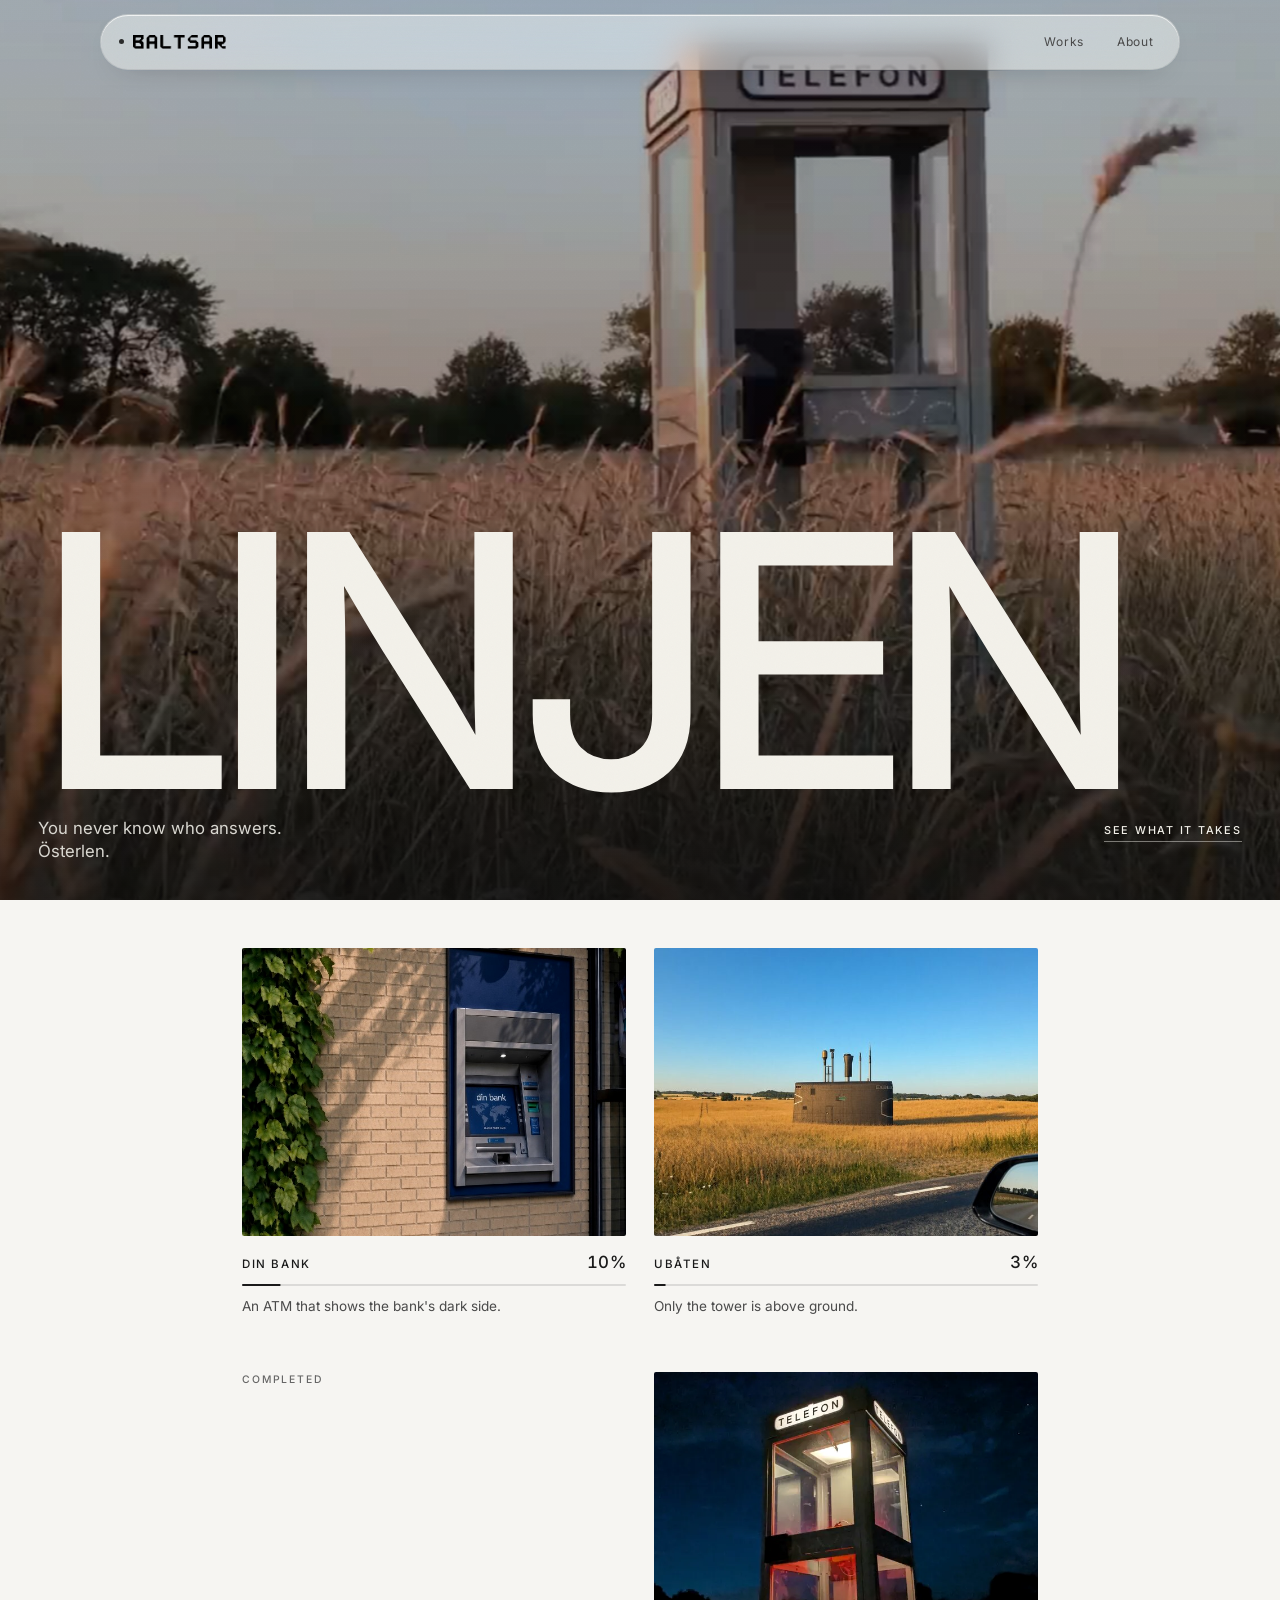
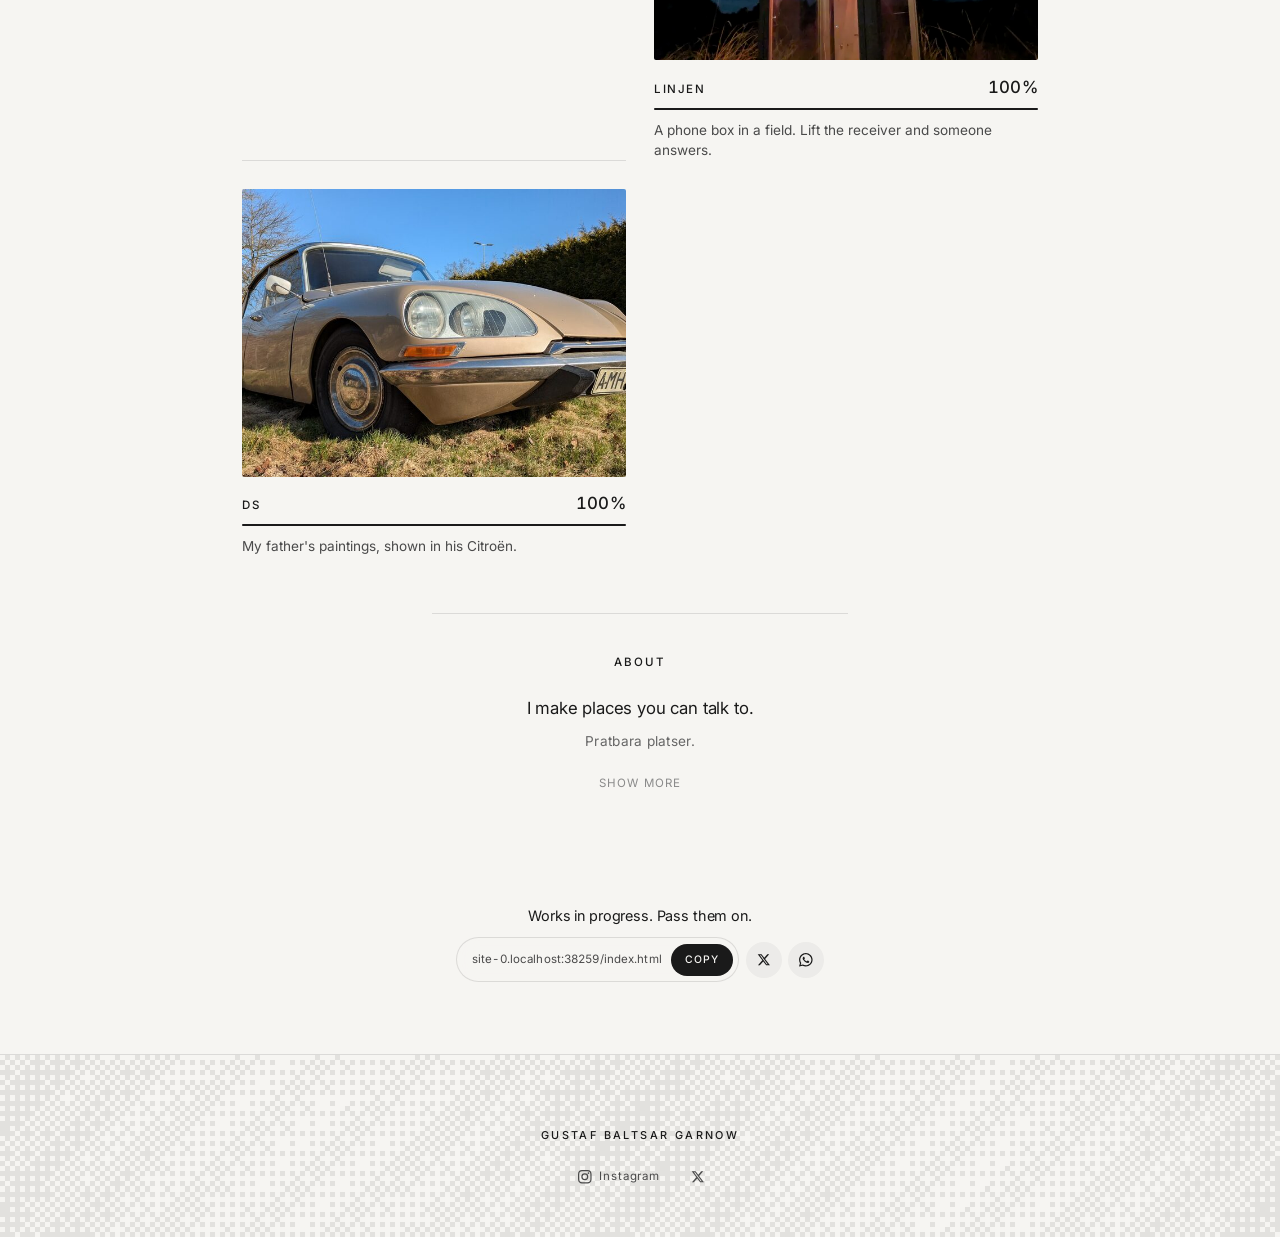
<file: index.html>
<!DOCTYPE html>
<html lang="en">
<head>
  <meta charset="UTF-8" />
  <meta name="viewport" content="width=device-width, initial-scale=1" />
  <title>BALTSAR: works in progress from Österlen</title>
  <meta name="description" content="Gustaf Baltsar Garnow makes places you can talk to. LINJEN, DIN BANK and UBÅTEN, built in the open from Österlen." />
  <meta name="author" content="Gustaf Baltsar Garnow" />
  <meta name="theme-color" content="#f6f5f2" />
  <meta name="color-scheme" content="light" />
  <link rel="canonical" href="https://www.baltsar.art/" />

  <meta property="og:site_name" content="BALTSAR" />
  <meta property="og:type" content="website" />
  <meta property="og:locale" content="en_GB" />
  <meta property="og:url" content="https://www.baltsar.art/" />
  <meta property="og:title" content="BALTSAR: works in progress from Österlen" />
  <meta property="og:description" content="Gustaf Baltsar Garnow makes places you can talk to. LINJEN, DIN BANK and UBÅTEN, built in the open from Österlen." />
  <meta property="og:image" content="https://www.baltsar.art/images/og.jpg" />
  <meta property="og:image:secure_url" content="https://www.baltsar.art/images/og.jpg" />
  <meta property="og:image:type" content="image/jpeg" />
  <meta property="og:image:width" content="1200" />
  <meta property="og:image:height" content="630" />
  <meta property="og:image:alt" content="LINJEN, a phone booth standing alone in a field in Österlen" />

  <meta name="twitter:card" content="summary_large_image" />
  <meta name="twitter:title" content="BALTSAR: works in progress from Österlen" />
  <meta name="twitter:description" content="Gustaf Baltsar Garnow makes places you can talk to. LINJEN, DIN BANK and UBÅTEN, built in the open from Österlen." />
  <meta name="twitter:image" content="https://www.baltsar.art/images/og.jpg" />
  <meta name="twitter:image:alt" content="LINJEN, a phone booth standing alone in a field in Österlen" />

  <link rel="icon" href="images/favicon.ico" sizes="any" />
  <link rel="icon" type="image/svg+xml" href="images/favicon.svg" />
  <link rel="icon" type="image/png" href="images/favicon-32.png" />
  <link rel="apple-touch-icon" href="images/apple-touch-icon.png" />

  <link rel="preconnect" href="https://fonts.googleapis.com" />
  <link rel="preconnect" href="https://fonts.gstatic.com" crossorigin />
  <link href="https://fonts.googleapis.com/css2?family=Inter:wght@300;400;500&display=swap" rel="stylesheet" />
  <link rel="stylesheet" href="styles.css" />
  <link rel="preload" as="image" href="images/linjen-field-poster.jpg" media="not all and (max-width: 48rem) and (orientation: portrait)" fetchpriority="high" />
  <link rel="preload" as="image" href="images/linjen-hero-pt.jpg" media="(max-width: 48rem) and (orientation: portrait)" fetchpriority="high" />
  <script type="application/ld+json">
  {
    "@context": "https://schema.org",
    "@graph": [
      {
        "@type": "WebSite",
        "name": "BALTSAR",
        "url": "https://www.baltsar.art/",
        "description": "Places you can talk to, made in the open from Österlen. LINJEN, DIN BANK and UBÅTEN.",
        "inLanguage": "en",
        "author": { "@id": "https://www.baltsar.art/#person" }
      },
      {
        "@type": "Person",
        "@id": "https://www.baltsar.art/#person",
        "name": "Gustaf Baltsar Garnow",
        "alternateName": "Baltsar",
        "url": "https://www.baltsar.art/",
        "jobTitle": "Artist",
        "homeLocation": {
          "@type": "Place",
          "name": "Stockholm",
          "address": { "@type": "PostalAddress", "addressCountry": "SE" }
        },
        "sameAs": [
          "https://www.instagram.com/gustafbaltsar/",
          "https://x.com/gustafgarnow",
          "https://headless.design",
          "https://andersgarnow.se/"
        ]
      }
    ]
  }
  </script>
</head>
<body>
  <a class="skip-link" href="#top">Skip to content</a>
  <div class="noise" aria-hidden="true"></div>

  <header class="site-header">
    <div class="bar">
      <a class="logo" href="#top">
        <span class="led" aria-hidden="true"></span>
        <img src="images/logo.png" alt="BALTSAR" width="119" height="18" />
      </a>
      <nav class="nav">
        <a href="#verk">Works</a>
        <a href="#om">About</a>
      </nav>
      <div class="bar-scroll" aria-hidden="true"><span></span></div>
    </div>
  </header>

  <main id="top">
    <section class="hero" aria-label="Featured work">
      <a
        class="hero-plane"
        href="/linjen"
        aria-label="LINJEN, a phone booth standing alone in a field in Österlen"
      >
        <picture>
          <source
            media="(max-width: 48rem) and (orientation: portrait)"
            srcset="images/linjen-hero-pt.jpg"
            width="810"
            height="1440"
          />
          <img
            class="hero-still"
            src="images/linjen-field-poster.jpg"
            alt=""
            width="1440"
            height="810"
            fetchpriority="high"
          />
        </picture>
        <video
          class="hero-video"
          data-hero-video
          data-src="video/linjen-field-lg.mp4"
          width="1440"
          height="810"
          muted
          loop
          playsinline
          disablepictureinpicture
          aria-hidden="true"
        ></video>
      </a>
      <div class="hero-copy">
        <h1 class="hero-title">LINJEN</h1>
        <div class="hero-foot">
          <p class="hero-line">You never know who answers. Österlen.</p>
          <a class="hero-cta" href="/linjen">See what it takes</a>
        </div>
      </div>
    </section>

    <section id="verk" class="works" aria-label="Works in progress">
      <a class="work work--sketch" href="/dinbank" data-progress="10">
        <div class="work-media">
          <img src="images/dinbank.jpg" alt="DIN BANK, an ATM set into a brick wall" width="682" height="512" loading="lazy" />
        </div>
        <div class="work-meta">
          <div class="work-title-row">
            <h2>DIN BANK</h2>
            <span class="pct">10%</span>
          </div>
          <div class="progress" aria-hidden="true">
            <div class="progress-fill is-on" style="--p: 10"></div>
          </div>
          <p class="work-line">An ATM that shows the bank's dark side.</p>
        </div>
      </a>

      <a class="work" href="/ubaten" data-progress="3">
        <div class="work-media">
          <img src="images/ubaten.jpg" alt="UBÅTEN, mockup of a submarine tower in a field" width="682" height="512" loading="lazy" />
        </div>
        <div class="work-meta">
          <div class="work-title-row">
            <h2>UBÅTEN</h2>
            <span class="pct">3%</span>
          </div>
          <div class="progress" aria-hidden="true">
            <div class="progress-fill is-on" style="--p: 3"></div>
          </div>
          <p class="work-line">Only the tower is above ground.</p>
        </div>
      </a>
    </section>

    <section id="klart" class="works works--done" aria-label="Completed work">
      <h2 class="works-heading">Completed</h2>

      <a class="work" href="/linjen" data-progress="100">
        <div class="work-media">
          <picture>
            <source srcset="images/linjen-card.webp" type="image/webp" />
            <img src="images/linjen-card.jpg" alt="LINJEN, a phone booth lit against the night sky in a field" width="682" height="512" loading="lazy" />
          </picture>
        </div>
        <div class="work-meta">
          <div class="work-title-row">
            <h3>LINJEN</h3>
            <span class="pct">100%</span>
          </div>
          <div class="progress" aria-hidden="true">
            <div class="progress-fill is-on" style="--p: 100"></div>
          </div>
          <p class="work-line">A phone box in a field. Lift the receiver and someone answers.</p>
        </div>
      </a>

      <a class="work" href="/ds" data-progress="100">
        <div class="work-media">
          <img src="images/ds.jpg" alt="DS, a Citroën with paintings inside, parked on grass" width="682" height="512" loading="lazy" />
        </div>
        <div class="work-meta">
          <div class="work-title-row">
            <h3>DS</h3>
            <span class="pct">100%</span>
          </div>
          <div class="progress" aria-hidden="true">
            <div class="progress-fill is-on" style="--p: 100"></div>
          </div>
          <p class="work-line">My father's paintings, shown in his Citroën.</p>
        </div>
      </a>
    </section>

    <section id="om" class="about">
      <h2 class="about-heading">About</h2>
      <p class="about-lead">
        I make places you can talk to.
      </p>
      <p class="about-coined" lang="sv">Pratbara platser.</p>
      <div class="about-more" id="about-more" hidden>
        <p class="about-text">
          Baltsar. The roots come from my father,
          <a href="https://andersgarnow.se/" target="_blank" rel="noopener">Anders Garnow</a>.
        </p>
        <p class="about-text">
          This site shows what is being built right now. Not what is already finished.
          The works are made in the open, from a former bank building in Österlen,
          where voice, code and physical systems meet.
        </p>
        <p class="about-text about-text--muted">
          The percentages are honest. What is done is done.
        </p>
        <p class="about-link">
          <a href="https://headless.design" target="_blank" rel="noopener">headless.design</a>
        </p>
        <p class="about-link">
          <button class="about-contact" type="button" data-contact-open>Get in touch</button>
        </p>
      </div>
      <button
        class="about-toggle"
        type="button"
        aria-expanded="false"
        aria-controls="about-more"
      >
        Show more
      </button>
    </section>

    <aside class="share" data-share aria-label="Share this site">
      <p class="share-hook">Works in progress. Pass them on.</p>
      <div class="share-rail">
        <div class="share-link">
          <span class="share-url" data-share-url></span>
          <button class="share-copy" type="button" data-share-copy>Copy</button>
        </div>
        <button class="share-native" type="button" data-share-native hidden aria-label="Share via device">
          <svg viewBox="0 0 24 24" aria-hidden="true"><path fill="currentColor" d="M18 16.08c-.76 0-1.44.3-1.96.77L8.91 12.7c.05-.23.09-.46.09-.7s-.04-.47-.09-.7l7.05-4.11c.54.5 1.25.81 2.04.81 1.66 0 3-1.34 3-3s-1.34-3-3-3-3 1.34-3 3c0 .24.04.47.09.7L8.04 9.81C7.5 9.31 6.79 9 6 9c-1.66 0-3 1.34-3 3s1.34 3 3 3c.79 0 1.5-.31 2.04-.81l7.12 4.16c-.05.21-.08.43-.08.65 0 1.61 1.31 2.92 2.92 2.92s2.92-1.31 2.92-2.92-1.31-2.92-2.92-2.92z"/></svg>
          <span>Share</span>
        </button>
        <a class="share-icon" data-share-x href="#" target="_blank" rel="noopener" aria-label="Share on X">
          <svg viewBox="0 0 24 24" aria-hidden="true"><path fill="currentColor" d="M18.244 2.25h3.308l-7.227 8.26 8.502 11.24H16.17l-5.214-6.817L4.99 21.75H1.68l7.73-8.835L1.254 2.25H8.08l4.713 6.231zm-1.161 17.52h1.833L7.084 4.126H5.117z"/></svg>
        </a>
        <a class="share-icon" data-share-wa href="#" target="_blank" rel="noopener" aria-label="Share on WhatsApp">
          <svg viewBox="0 0 24 24" aria-hidden="true"><path fill="currentColor" d="M17.47 14.38c-.29-.14-1.7-.84-1.96-.93-.26-.1-.45-.14-.64.14-.19.28-.74.93-.9 1.12-.17.19-.33.21-.62.07-.29-.14-1.21-.45-2.3-1.43-.85-.76-1.42-1.7-1.59-1.98-.17-.29-.02-.44.12-.58.13-.13.29-.33.43-.5.14-.17.19-.28.29-.47.1-.19.05-.35-.02-.5-.07-.14-.64-1.54-.88-2.11-.23-.55-.47-.48-.64-.48h-.55c-.19 0-.5.07-.76.35-.26.28-1 1-1 2.43s1.02 2.82 1.17 3.01c.14.19 2.01 3.07 4.87 4.3.68.29 1.21.47 1.62.6.68.22 1.3.19 1.79.11.55-.08 1.7-.69 1.94-1.36.24-.67.24-1.24.17-1.36-.07-.11-.26-.18-.55-.32zM12.05 21.8h-.01a9.8 9.8 0 0 1-4.98-1.36l-.36-.21-3.7.97.99-3.61-.24-.37a9.77 9.77 0 0 1-1.5-5.22c0-5.4 4.4-9.8 9.81-9.8 2.62 0 5.08 1.02 6.93 2.88a9.74 9.74 0 0 1 2.87 6.93c0 5.41-4.4 9.8-9.8 9.8zm8.34-18.14A11.57 11.57 0 0 0 12.04 0C5.46 0 .1 5.35.1 11.93c0 2.1.55 4.15 1.59 5.96L0 24l6.26-1.64a11.9 11.9 0 0 0 5.78 1.47h.01c6.58 0 11.93-5.35 11.93-11.93 0-3.19-1.24-6.18-3.49-8.43z"/></svg>
        </a>
      </div>
    </aside>
  </main>

  <footer class="site-footer">
    <canvas class="footer-field" data-footer-field aria-hidden="true"></canvas>
    <div class="footer-inner">
      <p class="footer-name">Gustaf Baltsar Garnow</p>
      <nav class="footer-social" aria-label="Social">
        <a href="https://www.instagram.com/gustafbaltsar/" target="_blank" rel="noopener" aria-label="Instagram">
          <svg viewBox="0 0 24 24" aria-hidden="true"><path fill="currentColor" d="M12 2.16c3.2 0 3.58.01 4.85.07 3.25.15 4.77 1.69 4.92 4.92.06 1.27.07 1.65.07 4.85s-.01 3.58-.07 4.85c-.15 3.23-1.66 4.77-4.92 4.92-1.27.06-1.65.07-4.85.07s-3.58-.01-4.85-.07c-3.26-.15-4.77-1.7-4.92-4.92-.06-1.27-.07-1.65-.07-4.85s.01-3.58.07-4.85C2.38 3.92 3.9 2.38 7.15 2.23 8.42 2.17 8.8 2.16 12 2.16M12 0C8.74 0 8.33.01 7.05.07 2.7.27.27 2.69.07 7.05.01 8.33 0 8.74 0 12s.01 3.67.07 4.95c.2 4.36 2.62 6.78 6.98 6.98C8.33 23.99 8.74 24 12 24s3.67-.01 4.95-.07c4.35-.2 6.78-2.62 6.98-6.98.06-1.28.07-1.69.07-4.95s-.01-3.67-.07-4.95C23.73 2.69 21.31.27 16.95.07 15.67.01 15.26 0 12 0zm0 5.84A6.16 6.16 0 1 0 18.16 12 6.16 6.16 0 0 0 12 5.84zM12 16a4 4 0 1 1 4-4 4 4 0 0 1-4 4zm6.41-11.85a1.44 1.44 0 1 0 1.44 1.44 1.44 1.44 0 0 0-1.44-1.44z"/></svg>
          <span>Instagram</span>
        </a>
        <a href="https://x.com/gustafgarnow" target="_blank" rel="noopener" aria-label="X">
          <svg viewBox="0 0 24 24" aria-hidden="true"><path fill="currentColor" d="M18.244 2.25h3.308l-7.227 8.26 8.502 11.24H16.17l-5.214-6.817L4.99 21.75H1.68l7.73-8.835L1.254 2.25H8.08l4.713 6.231zm-1.161 17.52h1.833L7.084 4.126H5.117z"/></svg>
        </a>
      </nav>
    </div>
  </footer>

  <div class="sheet" id="contact" hidden aria-hidden="true">
    <button class="sheet-backdrop" type="button" aria-label="Close" data-sheet-close></button>
    <div class="sheet-inner" role="dialog" aria-modal="true" aria-labelledby="sheet-heading">
      <button class="sheet-close" type="button" aria-label="Close" data-sheet-close>
        <span aria-hidden="true"></span>
      </button>
      <h2 class="sheet-heading" id="sheet-heading">Get in touch</h2>
      <p class="sheet-text">Whichever is easiest. They all reach me.</p>

      <ul class="channels">
        <li>
          <a class="channel" data-channel-mail>
            <span class="channel-icon" aria-hidden="true">
              <svg viewBox="0 0 24 24"><path fill="currentColor" d="M20 4H4a2 2 0 0 0-2 2v12a2 2 0 0 0 2 2h16a2 2 0 0 0 2-2V6a2 2 0 0 0-2-2zm0 4.24-8 4.76-8-4.76V6l8 4.75L20 6z"/></svg>
            </span>
            <span class="channel-copy">
              <span class="channel-name">Email</span>
              <span class="channel-note">Slowest, but I always answer</span>
            </span>
          </a>
        </li>
        <li>
          <a class="channel" href="https://www.linkedin.com/in/gustafgarnow" target="_blank" rel="noopener">
            <span class="channel-icon" aria-hidden="true">
              <svg viewBox="0 0 24 24"><path fill="currentColor" d="M4.98 3.5a2.5 2.5 0 1 1 0 5 2.5 2.5 0 0 1 0-5zM2.4 21.5h5.16V9.75H2.4zM9.9 9.75h4.94v1.6h.07c.69-1.24 2.37-2.55 4.88-2.55 5.22 0 6.19 3.3 6.19 7.6v7.1h-5.16v-6.3c0-1.5-.03-3.44-2.14-3.44-2.14 0-2.47 1.64-2.47 3.33v6.41H9.9z"/></svg>
            </span>
            <span class="channel-copy">
              <span class="channel-name">LinkedIn</span>
              <span class="channel-note">For anything work-shaped</span>
            </span>
          </a>
        </li>
        <li>
          <a class="channel" href="https://x.com/gustafgarnow" target="_blank" rel="noopener">
            <span class="channel-icon" aria-hidden="true">
              <svg viewBox="0 0 24 24"><path fill="currentColor" d="M18.244 2.25h3.308l-7.227 8.26 8.502 11.24H16.17l-5.214-6.817L4.99 21.75H1.68l7.73-8.835L1.254 2.25H8.08l4.713 6.231zm-1.161 17.52h1.833L7.084 4.126H5.117z"/></svg>
            </span>
            <span class="channel-copy">
              <span class="channel-name">X</span>
              <span class="channel-note">DMs are open</span>
            </span>
          </a>
        </li>
      </ul>
    </div>
  </div>

  <script src="main.js?v=18"></script>
</body>
</html>
</file>
<file: styles.css>
/* BALTSAR: light, minimal, always visible */

:root {
  --bg: #f6f5f2;
  --bg-soft: #eeede8;
  --ink: #1a1a1a;
  --ink-muted: #4a4a4a;
  --ink-faint: #8a8a8a;
  --line: rgba(26, 26, 26, 0.12);
  --ease: cubic-bezier(0.22, 1, 0.36, 1);
  --ease-out: cubic-bezier(0.16, 1, 0.3, 1);
  --radius: 2px;
}

*,
*::before,
*::after {
  box-sizing: border-box;
  margin: 0;
  padding: 0;
}

html {
  scroll-behavior: smooth;
  -webkit-font-smoothing: antialiased;
  -moz-osx-font-smoothing: grayscale;
}

@media (prefers-reduced-motion: reduce) {
  html { scroll-behavior: auto; }
  *, *::before, *::after {
    animation-duration: 0.01ms !important;
    animation-iteration-count: 1 !important;
    transition-duration: 0.01ms !important;
  }
}

body {
  font-family: "Inter", system-ui, -apple-system, sans-serif;
  font-weight: 400;
  font-size: 15px;
  line-height: 1.5;
  color: var(--ink);
  background: var(--bg);
  min-height: 100vh;
  overflow-x: hidden;
}

/* subtle film grain */
.noise {
  pointer-events: none;
  position: fixed;
  inset: 0;
  z-index: 1000;
  opacity: 0.03;
  background-image: url("data:image/svg+xml,%3Csvg viewBox='0 0 256 256' xmlns='http://www.w3.org/2000/svg'%3E%3Cfilter id='n'%3E%3CfeTurbulence type='fractalNoise' baseFrequency='0.85' numOctaves='4' stitchTiles='stitch'/%3E%3C/filter%3E%3Crect width='100%25' height='100%25' filter='url(%23n)'/%3E%3C/svg%3E");
  background-size: 180px;
  mix-blend-mode: multiply;
}

.skip-link {
  position: absolute;
  left: 1rem;
  top: -4rem;
  z-index: 200;
  padding: 0.65rem 1rem;
  background: var(--ink);
  color: var(--bg);
  font-size: 0.75rem;
  letter-spacing: 0.08em;
  text-transform: uppercase;
  text-decoration: none;
  border-radius: var(--radius);
  transition: top 0.2s var(--ease);
}

.skip-link:focus {
  top: 1rem;
}

/* header: floating glass bar */
.site-header {
  position: fixed;
  top: 0;
  left: 0;
  right: 0;
  z-index: 100;
  padding: 0.85rem 1.5rem;
  transition: padding 0.5s var(--ease);
}

.site-header.is-scrolled {
  padding: 0.5rem 1.5rem;
}

.bar {
  position: relative;
  max-width: 1080px;
  margin: 0 auto;
  display: flex;
  align-items: center;
  justify-content: space-between;
  gap: 1.5rem;
  padding: 0.7rem 0.75rem 0.7rem 1.1rem;
  border-radius: 999px;
  border: 1px solid rgba(26, 26, 26, 0.07);
  background: rgba(246, 245, 242, 0.5);
  backdrop-filter: blur(16px) saturate(1.7);
  -webkit-backdrop-filter: blur(16px) saturate(1.7);
  box-shadow: inset 0 1px 0 rgba(255, 255, 255, 0.75),
    0 10px 30px -24px rgba(26, 26, 26, 0.9);
  transition: background 0.5s var(--ease), border-color 0.5s var(--ease),
    box-shadow 0.5s var(--ease), padding 0.5s var(--ease);
}

.is-scrolled .bar {
  padding: 0.55rem 0.75rem 0.55rem 1.1rem;
  border-color: rgba(26, 26, 26, 0.11);
  background: rgba(246, 245, 242, 0.72);
  box-shadow: inset 0 1px 0 rgba(255, 255, 255, 0.8),
    0 14px 34px -26px rgba(26, 26, 26, 1);
}

/* dot grain caught in the glass */
.bar::before {
  content: "";
  position: absolute;
  inset: 0;
  border-radius: inherit;
  pointer-events: none;
  background-image: radial-gradient(var(--ink) 0.5px, transparent 0.6px);
  background-size: 4px 4px;
  opacity: 0.045;
}

/* light passes over the glass when you come near */
.bar::after {
  content: "";
  position: absolute;
  inset: 0;
  border-radius: inherit;
  pointer-events: none;
  background-image: linear-gradient(
    100deg,
    transparent 40%,
    rgba(255, 255, 255, 0.8) 50%,
    transparent 60%
  );
  background-size: 250% 100%;
  background-position: 130% 0;
  opacity: 0;
  transition: opacity 0.4s var(--ease), background-position 1.2s var(--ease-out);
}

.bar:hover::after {
  opacity: 1;
  background-position: -30% 0;
}

/* scroll readout along the bottom of the glass */
.bar-scroll {
  position: absolute;
  left: 1.1rem;
  right: 1.1rem;
  bottom: 0;
  height: 2px;
  overflow: hidden;
}

.bar-scroll span {
  display: block;
  height: 100%;
  background-image: radial-gradient(var(--ink) 0.7px, transparent 0.9px);
  background-size: 4px 4px;
  transform: scaleX(0);
  transform-origin: left;
  opacity: 0.35;
  transition: transform 0.15s linear;
}

.logo {
  display: inline-flex;
  align-items: center;
  gap: 0.6rem;
  color: var(--ink);
  text-decoration: none;
  transition: opacity 0.3s var(--ease);
}

.logo img {
  display: block;
  height: 14px;
  width: auto;
  image-rendering: -webkit-optimize-contrast;
}

.logo:hover {
  opacity: 0.55;
}

/* status light: the site is being built, not finished */
.led {
  width: 5px;
  height: 5px;
  border-radius: 50%;
  background: var(--ink);
  opacity: 0.9;
  animation: led 6s steps(1, end) infinite;
}

@keyframes led {
  0%, 84% { opacity: 0.9; }
  85%, 87% { opacity: 0.15; }
  88%, 90% { opacity: 0.9; }
  91%, 93% { opacity: 0.15; }
  94%, 100% { opacity: 0.9; }
}

.nav {
  display: flex;
  gap: 0.35rem;
}

.nav a {
  position: relative;
  padding: 0.45rem 0.85rem;
  border-radius: 999px;
  font-size: 0.75rem;
  font-weight: 400;
  letter-spacing: 0.06em;
  color: var(--ink-muted);
  text-decoration: none;
  transition: color 0.3s var(--ease), background 0.3s var(--ease);
}

.nav a:hover,
.nav a:focus-visible {
  color: var(--ink);
  background: rgba(26, 26, 26, 0.045);
}

/* underline resolves dot by dot */
.nav a::after {
  content: "";
  position: absolute;
  left: 0.85rem;
  right: 0.85rem;
  bottom: 0.32rem;
  height: 2px;
  background-image: radial-gradient(var(--ink) 0.7px, transparent 0.9px);
  background-size: 4px 4px;
  clip-path: inset(0 100% 0 0);
  transition: clip-path 0.4s steps(5, end);
}

.nav a:hover::after,
.nav a:focus-visible::after {
  clip-path: inset(0 0 0 0);
}

/* hero: LINJEN owns the first viewport */
.hero {
  position: relative;
  min-height: 100svh;
  display: flex;
  flex-direction: column;
  justify-content: flex-end;
  color: #f3f1ea;
  background: #1a1a1a;
}

.hero-plane {
  position: absolute;
  inset: 0;
  display: block;
  overflow: hidden;
}

.hero-plane picture,
.hero-plane img,
.hero-plane video {
  width: 100%;
  height: 100%;
  object-fit: cover;
  object-position: 50% 42%;
  display: block;
  /* the anchor owns the click, never the video element */
  pointer-events: none;
  transform: scale(1.04);
  filter: saturate(0.92) contrast(1.04) brightness(0.92);
  animation: hero-settle 2.4s var(--ease-out) both;
  transition: transform 1.4s var(--ease-out), filter 0.8s var(--ease);
}

/* the still is the floor; motion fades in on top of it once it can play */
.hero-video {
  position: absolute;
  inset: 0;
  opacity: 0;
  transition: opacity 0.8s var(--ease);
}

.hero-video.is-playing {
  opacity: 1;
}

.hero-plane:hover img,
.hero-plane:focus-visible img,
.hero-plane:hover video,
.hero-plane:focus-visible video {
  transform: scale(1.07);
  filter: saturate(1) contrast(1.06) brightness(0.95);
}

.hero-plane:focus-visible {
  outline: none;
}

.hero-plane:focus-visible::after {
  content: "";
  position: absolute;
  inset: 0.75rem;
  border: 1px solid rgba(243, 241, 234, 0.7);
  pointer-events: none;
}

.hero::after {
  content: "";
  position: absolute;
  inset: 0;
  pointer-events: none;
  background:
    linear-gradient(to top, rgba(14, 14, 14, 0.78) 0%, rgba(14, 14, 14, 0.28) 42%, rgba(14, 14, 14, 0.12) 100%),
    radial-gradient(ellipse 80% 55% at 50% 100%, rgba(14, 14, 14, 0.55), transparent 70%);
}

.hero-copy {
  position: relative;
  z-index: 1;
  width: 100%;
  /* proportional inset so the title fills the same share at every width */
  padding: 0 max(1rem, 3vw) 1.5rem;
  pointer-events: none;
  animation: hero-copy-in 1.1s var(--ease-out) 0.25s both;
}

.hero-copy .hero-cta {
  pointer-events: auto;
}

@media (min-width: 768px) {
  .hero-copy {
    padding: 0 max(1rem, 3vw) 2.25rem;
  }
}

/* the name of the work, at the size of the field it stands in. vw so it
   spans the viewport, vh so a short window cannot push it off screen. */
.hero-title {
  font-size: min(27.6vw, 62vh);
  font-weight: 500;
  letter-spacing: -0.045em;
  line-height: 0.78;
  text-transform: uppercase;
  white-space: nowrap;
}

.hero-foot {
  display: flex;
  flex-wrap: wrap;
  align-items: baseline;
  justify-content: space-between;
  gap: 0.6rem 2rem;
  margin-top: 1.15rem;
}

.hero-line {
  max-width: 18rem;
  font-size: 1.05rem;
  font-weight: 400;
  line-height: 1.4;
  color: rgba(243, 241, 234, 0.88);
}

.hero-cta {
  display: inline-block;
  font-size: 0.68rem;
  font-weight: 500;
  letter-spacing: 0.16em;
  text-transform: uppercase;
  color: #f3f1ea;
  text-decoration: none;
  border-bottom: 1px solid rgba(243, 241, 234, 0.45);
  padding-bottom: 0.15rem;
  transition: border-color 0.35s var(--ease), opacity 0.35s var(--ease);
}

.hero-cta:hover,
.hero-cta:focus-visible {
  border-color: #f3f1ea;
}

.hero-cta:focus-visible {
  outline: 1px solid #f3f1ea;
  outline-offset: 4px;
}

@keyframes hero-settle {
  from {
    transform: scale(1.08);
    filter: saturate(0.85) contrast(1.02) brightness(0.78);
  }
  to {
    transform: scale(1.04);
    filter: saturate(0.92) contrast(1.04) brightness(0.92);
  }
}

@keyframes hero-copy-in {
  from {
    opacity: 0;
    transform: translateY(14px);
  }
  to {
    opacity: 1;
    transform: translateY(0);
  }
}

.visually-hidden {
  position: absolute;
  width: 1px;
  height: 1px;
  padding: 0;
  margin: -1px;
  overflow: hidden;
  clip: rect(0, 0, 0, 0);
  white-space: nowrap;
  border: 0;
}

/* works: unfinished pieces sit under the hero */
.works {
  display: grid;
  grid-template-columns: 1fr;
  gap: 2.5rem;
  padding: 3rem 1.5rem 3.5rem;
  max-width: 860px;
  margin: 0 auto;
  scroll-margin-top: 5rem;
}

@media (min-width: 720px) {
  .works {
    grid-template-columns: repeat(2, 1fr);
    gap: 1.75rem;
    padding-left: 2rem;
    padding-right: 2rem;
  }
}

.work {
  display: block;
  color: inherit;
  text-decoration: none;
}

.work:focus-visible {
  outline: 1px solid var(--ink);
  outline-offset: 4px;
}

.work-media {
  position: relative;
  aspect-ratio: 4 / 3;
  overflow: hidden;
  background: var(--bg-soft);
  border-radius: var(--radius);
}

.work-media img {
  width: 100%;
  height: 100%;
  object-fit: cover;
  display: block;
  filter: saturate(0.94) contrast(1.02);
}

/* sketches stay still: no zoom / pixel hover */
.work--sketch .work-media img {
  filter: saturate(0.88) contrast(1.05);
}

.work--sketch:hover .work-media img,
.work--sketch:focus-visible .work-media img {
  transform: none;
}

.work-meta {
  padding-top: 0.9rem;
}

.work-title-row {
  display: flex;
  align-items: baseline;
  justify-content: space-between;
  gap: 0.75rem;
  margin-bottom: 0.5rem;
}

.work-title-row h2,
.work-title-row h3 {
  font-size: 0.72rem;
  font-weight: 500;
  letter-spacing: 0.14em;
  text-transform: uppercase;
}

.pct {
  font-size: 1.05rem;
  font-weight: 500;
  letter-spacing: 0.02em;
  color: var(--ink);
  font-variant-numeric: tabular-nums;
}
.work[data-progress="0"] .pct {
  font-size: 0.8rem;
  font-weight: 400;
  color: var(--ink-faint);
}


/* progress bar: more visible, especially high % */
.progress {
  height: 2px;
  background: var(--line);
  overflow: hidden;
  border-radius: 1px;
  margin-top: 0.15rem;
}

.progress-fill {
  height: 100%;
  width: 100%;
  background: var(--ink);
  transform: scaleX(0);
  transform-origin: left;
}

.progress-fill.is-on {
  transform: scaleX(calc(var(--p) / 100));
  transition: transform 1.1s var(--ease-out);
}

/* one-line under each work: clear, readable */
.work-line {
  margin-top: 0.7rem;
  font-size: 0.85rem;
  font-weight: 400;
  line-height: 1.45;
  color: var(--ink-muted);
}

/* about: impossible to miss */
.about {
  max-width: 26rem;
  margin: 0 auto;
  padding: 2.5rem 1.5rem 5rem;
  text-align: center;
  scroll-margin-top: 5rem;
  border-top: 1px solid var(--line);
}

.about-heading {
  font-size: 0.72rem;
  font-weight: 500;
  letter-spacing: 0.18em;
  text-transform: uppercase;
  color: var(--ink);
  margin-bottom: 1.5rem;
}

.about-lead {
  font-size: 1.05rem;
  font-weight: 400;
  line-height: 1.65;
  color: var(--ink);
  letter-spacing: -0.01em;
}

.about-more {
  margin-top: 1.25rem;
}

.about-more[hidden] {
  display: none;
}

.about-text {
  font-size: 0.95rem;
  font-weight: 400;
  line-height: 1.7;
  color: var(--ink);
  margin-bottom: 1rem;
}

.about-text--muted {
  color: var(--ink-muted);
  margin-bottom: 0;
}

.about-text a {
  color: var(--ink-muted);
  text-decoration: none;
  padding-bottom: 3px;
  background-image: radial-gradient(var(--ink) 0.6px, transparent 0.8px);
  background-size: 4px 4px;
  background-repeat: repeat-x;
  background-position: 0 100%;
  transition: color 0.3s var(--ease), background-size 0.35s steps(3, end);
}

.about-text a:hover,
.about-text a:focus-visible {
  color: var(--ink);
  background-size: 3px 4px;
}

.about-toggle {
  appearance: none;
  border: 0;
  background: none;
  padding: 0;
  margin-top: 1.5rem;
  font: inherit;
  font-size: 0.72rem;
  font-weight: 400;
  letter-spacing: 0.1em;
  text-transform: uppercase;
  color: var(--ink-faint);
  cursor: pointer;
  position: relative;
  transition: color 0.3s var(--ease);
}

.about-toggle::after {
  content: "";
  position: absolute;
  left: 0;
  bottom: -2px;
  width: 100%;
  height: 1px;
  background: currentColor;
  transform: scaleX(0);
  transform-origin: right;
  transition: transform 0.35s var(--ease);
}

.about-toggle:hover {
  color: var(--ink);
}

.about-toggle:hover::after {
  transform: scaleX(1);
  transform-origin: left;
}

.about-link {
  margin-top: 1.75rem;
}

.about-link a {
  font-size: 0.72rem;
  font-weight: 400;
  letter-spacing: 0.08em;
  color: var(--ink-faint);
  text-decoration: none;
  transition: color 0.3s var(--ease);
  position: relative;
}

.about-link a::after {
  content: "";
  position: absolute;
  left: 0;
  bottom: -2px;
  width: 100%;
  height: 1px;
  background: currentColor;
  transform: scaleX(0);
  transform-origin: right;
  transition: transform 0.35s var(--ease);
}

.about-link a:hover {
  color: var(--ink);
}

.about-link a:hover::after {
  transform: scaleX(1);
  transform-origin: left;
}

/* footer: quiet pixel field */
.site-footer {
  position: relative;
  isolation: isolate;
  overflow: hidden;
  margin-top: 2rem;
  padding: 4.5rem 1.5rem 2.75rem;
  text-align: center;
  border-top: 1px solid var(--line);
}

.footer-field {
  position: absolute;
  inset: 0;
  z-index: 0;
  width: 100%;
  height: 100%;
  display: block;
  pointer-events: none;
  image-rendering: pixelated;
  opacity: 0.55;
}

.footer-inner {
  position: relative;
  z-index: 1;
  display: grid;
  gap: 1.1rem;
  justify-items: center;
}

.footer-name {
  font-size: 0.68rem;
  font-weight: 500;
  letter-spacing: 0.22em;
  text-transform: uppercase;
  color: var(--ink);
}

.footer-social {
  display: flex;
  gap: 0.35rem;
}

.footer-social a {
  position: relative;
  display: inline-flex;
  align-items: center;
  gap: 0.45rem;
  padding: 0.45rem 0.85rem;
  border-radius: 999px;
  font-size: 0.72rem;
  letter-spacing: 0.08em;
  color: var(--ink-muted);
  text-decoration: none;
  transition: color 0.3s var(--ease), background 0.3s var(--ease);
}

.footer-social svg {
  width: 0.85rem;
  height: 0.85rem;
  display: block;
  flex: 0 0 auto;
}

.footer-social a[aria-label="X"] {
  padding: 0.45rem 0.7rem;
}

.footer-social a:hover,
.footer-social a:focus-visible {
  color: var(--ink);
  background: rgba(26, 26, 26, 0.045);
}

.footer-social a::after {
  content: "";
  position: absolute;
  left: 0.85rem;
  right: 0.85rem;
  bottom: 0.28rem;
  height: 2px;
  background-image: radial-gradient(var(--ink) 0.7px, transparent 0.9px);
  background-size: 4px 4px;
  clip-path: inset(0 100% 0 0);
  transition: clip-path 0.4s steps(5, end);
}

.footer-social a:hover::after,
.footer-social a:focus-visible::after {
  clip-path: inset(0 0 0 0);
}

/* share rail */
.share {
  margin-top: 2rem;
  padding-top: 1.15rem;
  border-top: 1px solid var(--line);
}

.share-hook {
  font-size: 0.9rem;
  font-weight: 400;
  line-height: 1.4;
  letter-spacing: -0.01em;
  color: var(--ink);
  margin-bottom: 0.7rem;
}

.support .share-rail {
  margin-top: 0.85rem;
}

.share-rail {
  display: flex;
  flex-wrap: nowrap;
  gap: 0.4rem;
  align-items: center;
}

.share-link {
  flex: 1 1 auto;
  min-width: 0;
  display: grid;
  grid-template-columns: 1fr auto;
  align-items: center;
  gap: 0.45rem;
  padding: 0.35rem 0.35rem 0.35rem 0.8rem;
  border: 1px solid var(--line);
  border-radius: 999px;
  background: rgba(246, 245, 242, 0.65);
  backdrop-filter: blur(10px);
  -webkit-backdrop-filter: blur(10px);
}

.share-url {
  min-width: 0;
  overflow: hidden;
  text-overflow: ellipsis;
  white-space: nowrap;
  font-size: 0.72rem;
  font-variant-numeric: tabular-nums;
  letter-spacing: 0.01em;
  color: var(--ink-muted);
}

.share-copy,
.share-native,
.share-icon {
  appearance: none;
  border: 0;
  display: inline-flex;
  align-items: center;
  justify-content: center;
  gap: 0.35rem;
  padding: 0.5rem 0.85rem;
  border-radius: 999px;
  font: inherit;
  font-size: 0.65rem;
  font-weight: 500;
  letter-spacing: 0.1em;
  text-transform: uppercase;
  text-decoration: none;
  cursor: pointer;
  transition: transform 0.3s var(--ease), opacity 0.3s var(--ease),
    background 0.3s var(--ease), color 0.3s var(--ease);
}

.share-copy {
  color: var(--bg);
  background: var(--ink);
  white-space: nowrap;
  position: relative;
  overflow: hidden;
  isolation: isolate;
}

.share-copy::after {
  content: "";
  position: absolute;
  inset: 0;
  z-index: -1;
  background-image: radial-gradient(var(--bg) 0.6px, transparent 0.7px);
  background-size: 6px 6px;
  opacity: 0;
  transition: opacity 0.35s var(--ease), background-size 0.35s steps(4, end);
}

.share-copy:hover::after,
.share-copy:focus-visible::after,
.share-copy.is-copied::after {
  opacity: 0.45;
  background-size: 3px 3px;
}

.share-copy.is-copied {
  background: #2f2f2f;
}

.share-native,
.share-icon {
  color: var(--ink);
  background: rgba(26, 26, 26, 0.045);
  border: 1px solid transparent;
}

.share-native svg,
.share-icon svg {
  width: 0.85rem;
  height: 0.85rem;
  display: block;
  flex: 0 0 auto;
}

.share-icon {
  width: 2.25rem;
  height: 2.25rem;
  padding: 0;
  flex: 0 0 auto;
}

.share-native:hover,
.share-native:focus-visible,
.share-icon:hover,
.share-icon:focus-visible {
  background: rgba(26, 26, 26, 0.08);
}

.share-native[hidden] {
  display: none;
}

.item .share {
  max-width: 34rem;
}

.item .support {
  max-width: none;
}

.about ~ .share {
  max-width: 26rem;
  margin-left: auto;
  margin-right: auto;
  padding: 0 1.5rem 2.5rem;
  border-top: 0;
  text-align: center;
}

.about ~ .share .share-rail {
  justify-content: center;
}

.about ~ .share .share-hook {
  text-align: center;
}

@media (max-width: 639px) {
  .share-rail {
    flex-wrap: wrap;
  }

  .share-link {
    flex: 1 1 100%;
  }

  .share-native {
    flex: 1 1 auto;
  }

  .share-icon {
    width: 2.5rem;
    height: 2.5rem;
  }
}

a:focus-visible {
  outline: 1px solid var(--ink);
  outline-offset: 3px;
}

::selection {
  background: rgba(26, 26, 26, 0.12);
}

/* ---------- verk-sida ---------- */

.item {
  max-width: 58rem;
  margin: 0 auto;
  padding: 6rem 1.5rem 4rem;
}

.item-back {
  display: inline-block;
  font-size: 0.7rem;
  letter-spacing: 0.12em;
  text-transform: uppercase;
  color: var(--ink-faint);
  text-decoration: none;
  transition: color 0.3s var(--ease);
}

.item-back::before {
  content: "← ";
}

.item-back:hover {
  color: var(--ink);
}

.item-head {
  margin-top: 2.5rem;
  max-width: 34rem;
}

.item-title {
  font-size: clamp(1.6rem, 6vw, 2.4rem);
  font-weight: 500;
  letter-spacing: 0.04em;
  text-transform: uppercase;
  line-height: 1.1;
}

.item-line {
  margin-top: 0.75rem;
  font-size: 1.05rem;
  line-height: 1.6;
  color: var(--ink-muted);
}

.item-hero {
  position: relative;
  margin-top: 2.5rem;
  aspect-ratio: 3 / 2;
  max-height: 60vh;
  border-radius: var(--radius);
  overflow: hidden;
  background: var(--bg-soft);
}

.item-hero img,
.item-hero video {
  width: 100%;
  height: 100%;
  object-fit: cover;
  display: block;
}

.item-hero[data-dither] img {
  opacity: 0;
}

.dither {
  position: absolute;
  inset: 0;
  width: 100%;
  height: 100%;
  display: block;
  image-rendering: pixelated;
}

.item-hero-badge {
  position: absolute;
  inset: 0;
  z-index: 1;
  display: grid;
  place-content: center;
  justify-items: center;
  gap: 0.4rem;
  text-align: center;
  padding: 1rem;
}

/* keeps the label readable through the dither */
.item-hero-badge::before {
  content: "";
  position: absolute;
  inset: 0;
  z-index: -1;
  background: radial-gradient(
    ellipse 26% 24% at 50% 50%,
    rgba(246, 245, 242, 0.94) 0%,
    rgba(246, 245, 242, 0.82) 45%,
    rgba(246, 245, 242, 0) 100%
  );
}

.item-hero-pct {
  font-size: clamp(2rem, 7vw, 3rem);
  font-weight: 500;
  color: rgba(26, 26, 26, 0.5);
  font-variant-numeric: tabular-nums;
  text-shadow: 0 0 30px rgba(246, 245, 242, 0.95);
}

.item-hero-note {
  font-size: 0.68rem;
  letter-spacing: 0.16em;
  text-transform: uppercase;
  color: rgba(26, 26, 26, 0.58);
  text-shadow: 0 0 20px rgba(246, 245, 242, 0.95);
}

/* fakta */
.facts {
  display: grid;
  grid-template-columns: 1fr;
  gap: 1.25rem;
  margin-top: 2.75rem;
}

@media (min-width: 640px) {
  .facts {
    grid-template-columns: repeat(3, 1fr);
    gap: 2rem;
  }
}

.fact {
  border-top: 1px solid var(--line);
  padding-top: 0.85rem;
}

.fact-label {
  font-size: 0.65rem;
  letter-spacing: 0.16em;
  text-transform: uppercase;
  color: var(--ink-faint);
}

.fact-value {
  margin-top: 0.4rem;
  font-size: 1.15rem;
  font-weight: 500;
  color: var(--ink);
  font-variant-numeric: tabular-nums;
}

.fact-bar {
  height: 2px;
  margin-top: 0.75rem;
  background: var(--line);
  border-radius: 1px;
  overflow: hidden;
}

.fact-bar-fill {
  height: 100%;
  width: 100%;
  background: var(--ink);
  transform: scaleX(0);
  transform-origin: left;
  transition: transform 1.1s var(--ease-out);
}

/* block */
.block {
  margin-top: 4rem;
}

.block-heading {
  font-size: 0.7rem;
  font-weight: 500;
  letter-spacing: 0.18em;
  text-transform: uppercase;
  color: var(--ink);
  padding-bottom: 1rem;
  border-bottom: 1px solid var(--line);
}

.block-note {
  margin-top: 1.5rem;
  max-width: 34rem;
  font-size: 0.85rem;
  line-height: 1.65;
  color: var(--ink-muted);
}

.story {
  max-width: 36rem;
  margin-top: 1.5rem;
}

.story p {
  font-size: 0.98rem;
  font-weight: 400;
  line-height: 1.7;
  color: var(--ink);
  margin-bottom: 1.15rem;
}

.story p:last-child,
.story .story-end {
  margin-bottom: 0;
  color: var(--ink-muted);
}

.shots--story {
  margin-top: 2rem;
}

.shot--square {
  aspect-ratio: 1 / 1;
}

.shot--portrait {
  aspect-ratio: 3 / 4;
}

.shot--wide {
  aspect-ratio: 16 / 9;
}

@media (min-width: 640px) {
  .shots--story {
    grid-template-columns: 1fr 0.85fr 1.15fr;
    align-items: start;
  }

  .shots--story .shot--portrait {
    aspect-ratio: 3 / 4;
  }
}

/* steg */
.steps,
.credits {
  list-style: none;
}

.step {
  display: grid;
  grid-template-columns: auto 1fr auto;
  align-items: baseline;
  gap: 0.85rem;
  padding: 1.05rem 0;
  border-bottom: 1px solid var(--line);
}

.step-mark {
  width: 0.6rem;
  height: 0.6rem;
  border-radius: 999px;
  border: 1px solid var(--ink-faint);
  align-self: center;
}

.step.is-done .step-mark {
  background: var(--ink);
  border-color: var(--ink);
}

.step-text {
  font-size: 0.95rem;
  line-height: 1.55;
}

.step.is-done .step-text {
  color: var(--ink-muted);
}

.step-state {
  font-size: 0.65rem;
  letter-spacing: 0.14em;
  text-transform: uppercase;
  color: var(--ink-faint);
  white-space: nowrap;
}

.step.is-done .step-state {
  color: var(--ink);
}

/* credits */
.credit {
  display: flex;
  align-items: baseline;
  justify-content: space-between;
  gap: 1.5rem;
  padding: 0.95rem 0;
  border-bottom: 1px solid var(--line);
}

.credit:last-child {
  border-bottom: 0;
}

.credit-label {
  font-size: 0.65rem;
  letter-spacing: 0.16em;
  text-transform: uppercase;
  color: var(--ink-faint);
}

.credit-value {
  font-size: 0.95rem;
  color: var(--ink);
  text-align: right;
}

/* cta */
/* support: share and fund as one ask */
.support {
  margin-top: 4rem;
  padding: 2.25rem 1.5rem 2rem;
  border: 1px solid var(--line);
  border-radius: var(--radius);
  background: rgba(255, 255, 255, 0.5);
}

.support-heading {
  font-size: 1.15rem;
  font-weight: 500;
  letter-spacing: -0.01em;
  text-align: center;
}

.support-text {
  margin: 0.65rem auto 0;
  max-width: 28rem;
  font-size: 0.95rem;
  line-height: 1.6;
  color: var(--ink-muted);
  text-align: center;
}

.support-ways {
  display: grid;
  grid-template-columns: 1fr;
  gap: 1.75rem;
  margin-top: 1.75rem;
}

@media (min-width: 720px) {
  .support-ways:not(.support-ways--solo) {
    grid-template-columns: 1fr 1fr;
    gap: 0;
    align-items: start;
  }

  .support-ways:not(.support-ways--solo) .support-way:first-child {
    padding-right: 1.5rem;
    border-right: 1px solid var(--line);
  }

  .support-ways:not(.support-ways--solo) .support-way:last-child {
    padding-left: 1.5rem;
  }
}

.support-way-label {
  font-size: 0.65rem;
  font-weight: 500;
  letter-spacing: 0.16em;
  text-transform: uppercase;
  color: var(--ink-faint);
}

.support-way-note {
  margin-top: 0.4rem;
  font-size: 0.85rem;
  line-height: 1.45;
  color: var(--ink-muted);
}

/* the one ask that costs something, kept apart from the two that do not */
.support-keep {
  margin-top: 1.75rem;
  padding-top: 1.75rem;
  border-top: 1px solid var(--line);
}

.support .btn {
  margin-top: 1rem;
}

.support-note {
  margin-top: 0.85rem;
  font-size: 0.75rem;
  color: var(--ink-faint);
}

.cta {
  margin-top: 4rem;
  padding: 2.75rem 1.75rem;
  text-align: center;
  border: 1px solid var(--line);
  border-radius: var(--radius);
  background: rgba(255, 255, 255, 0.5);
}

.cta-heading {
  font-size: 1.15rem;
  font-weight: 500;
  letter-spacing: -0.01em;
}

.cta-text {
  margin: 0.75rem auto 0;
  max-width: 26rem;
  font-size: 0.95rem;
  line-height: 1.65;
  color: var(--ink-muted);
}

.btn {
  display: inline-block;
  margin-top: 1.75rem;
  padding: 0.9rem 2.25rem;
  font-size: 0.72rem;
  font-weight: 500;
  letter-spacing: 0.16em;
  text-transform: uppercase;
  color: var(--bg);
  background: var(--ink);
  border-radius: 999px;
  text-decoration: none;
  transition: transform 0.3s var(--ease), opacity 0.3s var(--ease);
  position: relative;
  overflow: hidden;
  isolation: isolate;
}

.btn::after {
  content: "";
  position: absolute;
  inset: 0;
  z-index: -1;
  background-image: radial-gradient(var(--bg) 0.6px, transparent 0.7px);
  background-size: 6px 6px;
  opacity: 0;
  transition: opacity 0.35s var(--ease), background-size 0.35s steps(4, end);
}

.btn:hover {
  transform: translateY(-1px);
  opacity: 0.88;
}

.btn:hover::after,
.btn:focus-visible::after {
  opacity: 0.5;
  background-size: 3px 3px;
}

.cta-note {
  margin-top: 1rem;
  font-size: 0.75rem;
  color: var(--ink-faint);
}

/* bilder */
.shots {
  display: grid;
  grid-template-columns: 1fr;
  gap: 0.75rem;
  margin-top: 1.75rem;
}

@media (min-width: 640px) {
  .shots {
    grid-template-columns: repeat(3, 1fr);
  }
}

.shot {
  appearance: none;
  border: 0;
  padding: 0;
  display: block;
  position: relative;
  aspect-ratio: 4 / 3;
  overflow: hidden;
  border-radius: var(--radius);
  background: var(--bg-soft);
  cursor: zoom-in;
}

.shot img {
  width: 100%;
  height: 100%;
  object-fit: cover;
  display: block;
  transition: transform 0.9s var(--ease-out);
}

.shot::after {
  content: "";
  position: absolute;
  inset: 0;
  pointer-events: none;
  background-image: radial-gradient(var(--ink) 0.5px, transparent 0.6px);
  background-size: 5px 5px;
  opacity: 0;
  transition: opacity 0.4s var(--ease), background-size 0.4s steps(4, end);
}

.shot:hover img {
  transform: scale(1.04);
}

.shot:hover::after,
.shot:focus-visible::after {
  opacity: 0.32;
  background-size: 3px 3px;
}

.shot:focus-visible {
  outline: 1px solid var(--ink);
  outline-offset: 3px;
}

/* nästa projekt: whole work, not a chapter */
.item-next {
  margin-top: 4.5rem;
  border-top: 1px solid var(--line);
}

.item-next a {
  display: flex;
  align-items: center;
  justify-content: space-between;
  gap: 1.5rem;
  padding: 1.75rem 0 0.25rem;
  text-decoration: none;
  color: inherit;
}

.item-next-copy {
  min-width: 0;
}

.item-next-label {
  display: block;
  font-size: 0.65rem;
  letter-spacing: 0.16em;
  text-transform: uppercase;
  color: var(--ink-faint);
}

.item-next-title {
  display: block;
  margin-top: 0.45rem;
  font-size: 1.35rem;
  font-weight: 500;
  letter-spacing: 0.06em;
  text-transform: uppercase;
  transition: opacity 0.3s var(--ease);
}

.item-next-glyph {
  flex: 0 0 auto;
  display: grid;
  grid-auto-flow: column;
  align-items: center;
  gap: 4px;
  width: 2.1rem;
  height: 1.1rem;
}

.item-next-glyph i {
  display: block;
  width: 5px;
  height: 5px;
  background: var(--ink);
  opacity: 0.22;
  transition: opacity 0.35s steps(3, end), transform 0.45s var(--ease-out);
}

.item-next-glyph i:nth-child(1) { transform: translateX(0); }
.item-next-glyph i:nth-child(2) {
  width: 7px;
  height: 7px;
  opacity: 0.38;
}
.item-next-glyph i:nth-child(3) {
  width: 9px;
  height: 9px;
  opacity: 0.7;
}

.item-next a:hover .item-next-title,
.item-next a:focus-visible .item-next-title {
  opacity: 0.55;
}

.item-next a:hover .item-next-glyph i,
.item-next a:focus-visible .item-next-glyph i {
  opacity: 1;
}

.item-next a:hover .item-next-glyph i:nth-child(1),
.item-next a:focus-visible .item-next-glyph i:nth-child(1) {
  transform: translateX(2px);
}

.item-next a:hover .item-next-glyph i:nth-child(2),
.item-next a:focus-visible .item-next-glyph i:nth-child(2) {
  transform: translateX(4px);
}

.item-next a:hover .item-next-glyph i:nth-child(3),
.item-next a:focus-visible .item-next-glyph i:nth-child(3) {
  transform: translateX(6px);
}

/* lightbox */
body.is-lightbox-open {
  overflow: hidden;
}

.lightbox {
  position: fixed;
  inset: 0;
  z-index: 2000;
  display: grid;
  place-items: center;
  padding: 1.5rem;
  animation: fade-in 0.35s var(--ease-out) both;
}

.lightbox[hidden] {
  display: none;
}

@keyframes fade-in {
  from { opacity: 0; }
  to { opacity: 1; }
}

.lightbox-backdrop {
  position: absolute;
  inset: 0;
  appearance: none;
  border: 0;
  padding: 0;
  background: rgba(246, 245, 242, 0.97);
  backdrop-filter: blur(20px);
  -webkit-backdrop-filter: blur(20px);
  cursor: zoom-out;
}

.lightbox-inner {
  position: relative;
  z-index: 1;
  max-width: min(72rem, 100%);
  max-height: 88vh;
  display: grid;
  gap: 0.85rem;
  justify-items: center;
}

.lightbox-img {
  max-width: 100%;
  max-height: 78vh;
  width: auto;
  height: auto;
  display: block;
  border-radius: var(--radius);
}

.lightbox-caption {
  font-size: 0.8rem;
  color: var(--ink-muted);
  text-align: center;
}

.lightbox-close {
  position: absolute;
  top: -2.75rem;
  right: 0;
  appearance: none;
  border: 0;
  width: 2.25rem;
  height: 2.25rem;
  border-radius: 999px;
  background: rgba(26, 26, 26, 0.06);
  color: var(--ink);
  cursor: pointer;
  transition: background 0.25s var(--ease);
}

.lightbox-close:hover {
  background: rgba(26, 26, 26, 0.12);
}

.lightbox-close span {
  display: block;
  width: 0.85rem;
  height: 0.85rem;
  margin: 0 auto;
  position: relative;
}

.lightbox-close span::before,
.lightbox-close span::after {
  content: "";
  position: absolute;
  top: 50%;
  left: 0;
  width: 100%;
  height: 1px;
  background: currentColor;
}

.lightbox-close span::before { transform: translateY(-50%) rotate(45deg); }
.lightbox-close span::after { transform: translateY(-50%) rotate(-45deg); }

@media (max-width: 639px) {
  .site-header {
    padding: 0.65rem 0.85rem;
  }


  .item {
    padding: 5rem 1.25rem 3rem;
  }

  .step {
    grid-template-columns: auto 1fr;
    row-gap: 0.35rem;
  }

  .step-state {
    grid-column: 2;
  }

  .cta {
    padding: 2.25rem 1.25rem;
  }

  .lightbox {
    padding: 1rem;
  }

  .lightbox-close {
    top: -2.5rem;
  }
}


/* ── The recorded call ─────────────────────────────────────── */
/* One button that becomes her voice. The section floods with the yellow of
   the phone when the line opens (1.2s) and drains back slower (2.5s). */

.call {
  --call-bg: var(--bg-soft);
  --call-ink: var(--ink);
  --call-muted: var(--ink-muted);
  /* Darker than the site's --ink-faint: this section has to hold 4.5:1. */
  --call-faint: #666666;
  --call-hair: var(--line);
  --call-progress: 1;

  position: relative;
  overflow: hidden;
  margin-top: 4rem;
  padding: 1.75rem 1.5rem 1.75rem 3.25rem;
  border-radius: var(--radius);
  background: var(--call-bg);
  color: var(--call-ink);
  transition: background 2.5s var(--ease-out), color 2.5s var(--ease-out);
}

/* the yellow of the phone itself, off the body in images/linjen-05.jpg.
   Inks go dark here: nothing light clears 4.5:1 against this. */
.call[data-state="connecting"],
.call[data-state="open"] {
  --call-bg: #edb200;
  --call-ink: #1a1a1a;
  --call-muted: #333333;
  --call-faint: #4a4a4a;
  --call-hair: rgba(26, 26, 26, 0.3);
  transition: background 1.2s var(--ease), color 1.2s var(--ease);
}

/* One height for every state, so nothing jumps under the reader. */
.call-inner {
  display: flex;
  flex-direction: column;
  justify-content: center;
  min-height: 12rem;
}

/* The countdown is a line, because the work is called LINJEN. */
.call-rail {
  position: absolute;
  top: 1.75rem;
  bottom: 1.75rem;
  left: 1.9rem;
  width: 1px;
  background: var(--call-hair);
  opacity: 0;
  transition: opacity 0.6s var(--ease);
}

.call[data-state="connecting"] .call-rail,
.call[data-state="open"] .call-rail {
  opacity: 1;
}

.call-rail-fill {
  position: absolute;
  inset: 0;
  background: var(--call-ink);
  transform: scaleY(var(--call-progress));
  transform-origin: top;
  opacity: 0.7;
  transition: transform 0.15s linear;
}

.call-rail-fill.is-speaking {
  animation: call-breathe 2.8s var(--ease) infinite;
}

@keyframes call-breathe {
  0%, 100% { opacity: 0.5; }
  50% { opacity: 0.95; }
}

.call-count {
  position: absolute;
  right: 0.45rem;
  top: calc(var(--call-progress) * 100%);
  transform: translateY(-100%);
  font-family: "IBM Plex Mono", ui-monospace, SFMono-Regular, Menlo, monospace;
  font-size: 0.6rem;
  letter-spacing: 0.06em;
  color: var(--call-faint);
}

.call-panel { display: none; }

.call[data-state="idle"] .call-panel--idle,
.call[data-state="connecting"] .call-panel--connecting,
.call[data-state="open"] .call-panel--open,
.call[data-state="ended"] .call-panel--ended {
  display: block;
  animation: call-in 0.9s var(--ease-out) both;
}

@keyframes call-in {
  from { opacity: 0; transform: translateY(0.4rem); }
  to { opacity: 1; transform: none; }
}

.call-note {
  margin-top: 0.9rem;
  font-size: 0.75rem;
  line-height: 1.5;
  color: var(--call-faint);
}

.call-status {
  font-size: 0.65rem;
  font-weight: 500;
  letter-spacing: 0.18em;
  text-transform: uppercase;
  color: var(--call-faint);
}

.call-button {
  appearance: none;
  border: 1px solid transparent;
  display: inline-flex;
  align-items: center;
  justify-content: center;
  gap: 0.6rem;
  min-height: 44px;
  padding: 0.8rem 1.6rem;
  border-radius: 999px;
  font: inherit;
  font-size: 0.68rem;
  font-weight: 500;
  letter-spacing: 0.14em;
  text-transform: uppercase;
  color: var(--call-bg);
  background: var(--call-ink);
  cursor: pointer;
  transition: transform 0.3s var(--ease), background 1.2s var(--ease),
    color 1.2s var(--ease);
}

.call-button svg {
  width: 15px;
  height: 15px;
  flex: none;
}

.call-button:hover { transform: translateY(-1px); }
.call-button:active { transform: none; }

.call-button--quiet {
  color: var(--call-ink);
  background: transparent;
  border-color: var(--call-hair);
}

/* Quiet text controls: never compete with her voice. */
.call-hang {
  appearance: none;
  border: 0;
  background: none;
  display: inline-flex;
  align-items: center;
  min-height: 44px;
  padding: 0 0.25rem;
  font: inherit;
  font-size: 0.65rem;
  font-weight: 500;
  letter-spacing: 0.16em;
  text-transform: uppercase;
  color: var(--call-faint);
  cursor: pointer;
  transition: color 0.3s var(--ease);
}

.call-hang:hover { color: var(--call-ink); }

.call-button:focus-visible,
.call-hang:focus-visible {
  outline: 1px solid var(--call-ink);
  outline-offset: 3px;
}

/* During the call the lines share one spot: she says one thing at a
   time, and the block keeps its height so nothing shifts. */
.call-script {
  position: relative;
  list-style: none;
  max-width: 30rem;
  min-height: 7.5rem;
}

.call-line {
  position: absolute;
  inset: 0 0 auto 0;
  opacity: 0;
  transform: translateY(0.4rem);
  transition: opacity 0.8s var(--ease), transform 0.8s var(--ease);
}

.call-line.is-now { opacity: 1; transform: none; }

.call-line-sv {
  display: block;
  font-size: 0.98rem;
  line-height: 1.5;
  color: var(--call-ink);
}

.call-line-en {
  display: block;
  margin-top: 0.3rem;
  font-size: 0.76rem;
  line-height: 1.5;
  color: var(--call-faint);
}

.call-after-text {
  margin-top: 0.6rem;
  max-width: 26rem;
  font-size: 1rem;
  line-height: 1.55;
  color: var(--call-ink);
}

/* The full text stays one click away, never in the way. */
.call[data-state="ended"] .call-panel--open { display: none; }

.call-live {
  position: absolute;
  width: 1px;
  height: 1px;
  overflow: hidden;
  clip-path: inset(50%);
  white-space: nowrap;
}

@media (min-width: 40rem) {
  .call { padding: 2.25rem 2.5rem 2.25rem 4rem; }
  .call-rail { left: 2.25rem; top: 2.25rem; bottom: 2.25rem; }
  .call-count { right: 0.55rem; }
  .call-script { min-height: 6rem; }
  .call-inner { min-height: 9.5rem; }
}

/* ── Quotes in the artist's own voice ──────────────────────── */
/* Swedish carries, English follows underneath. */

.says {
  list-style: none;
  display: grid;
  gap: 2.25rem;
  max-width: 40rem;
  margin-top: 1.75rem;
}

/* A hairline was not enough: nothing said these were spoken, or by whom.
   The mark carries the first, the name carries the second. */
.say {
  position: relative;
  padding: 0 0 0 2.6rem;
}

.say::before {
  content: "\201D";
  position: absolute;
  left: 0;
  top: -0.18em;
  font-size: 3.4rem;
  line-height: 1;
  color: #edb200;
  pointer-events: none;
}

.say-sv {
  font-size: 1.18rem;
  font-weight: 400;
  line-height: 1.45;
  letter-spacing: -0.01em;
  color: var(--ink);
}

.say-en {
  margin-top: 0.6rem;
  font-size: 0.88rem;
  line-height: 1.6;
  color: var(--ink-muted);
}

.say-source {
  margin-top: 0.9rem;
  font-size: 0.62rem;
  font-weight: 500;
  letter-spacing: 0.16em;
  text-transform: uppercase;
  /* darker than --ink-faint, which does not clear 4.5:1 on paper */
  color: #666666;
}

/* the speaker, said plainly, above the where-and-when */
.say-who {
  display: block;
  margin-bottom: 0.2rem;
  font-size: 0.85rem;
  font-weight: 500;
  letter-spacing: 0;
  text-transform: none;
  color: var(--ink);
}

.say-who::before {
  content: " ";
}

/* an aside in my own voice, not a label: sentence case on purpose */
.say-note {
  margin-top: 0.5rem;
  font-size: 0.85rem;
  line-height: 1.55;
  color: var(--ink-muted);
}

@media (min-width: 40rem) {
  .say { padding-left: 3.2rem; }
  .say-sv { font-size: 1.3rem; }
  .say::before { font-size: 4.2rem; }
}

/* ── Completed work, listed apart from what is still being built ── */

.works--done {
  padding-top: 0;
}

.works-heading {
  font-size: 0.65rem;
  font-weight: 500;
  letter-spacing: 0.18em;
  text-transform: uppercase;
  /* darker than --ink-faint, which does not clear 4.5:1 on paper */
  color: #666666;
  padding-bottom: 0.9rem;
  border-bottom: 1px solid var(--line);
}

/* ── Click-to-load embed ───────────────────────────────────── */
/* Nothing leaves the page for a third party until the visitor asks. */

.embed {
  position: relative;
  margin-top: 1.75rem;
  aspect-ratio: 16 / 9;
  overflow: hidden;
  border-radius: var(--radius);
  background: var(--bg-soft);
}

.embed iframe,
.embed-play {
  position: absolute;
  inset: 0;
  width: 100%;
  height: 100%;
  border: 0;
}

.embed-play {
  display: block;
  padding: 0;
  background: none;
  font: inherit;
  text-align: left;
  cursor: pointer;
}

.embed-play img {
  width: 100%;
  height: 100%;
  object-fit: cover;
  object-position: 50% 30%;
  display: block;
  filter: saturate(0.94) contrast(1.02);
  transition: transform 1.2s var(--ease-out);
}

.embed-play::after {
  content: "";
  position: absolute;
  inset: 0;
  background: linear-gradient(
    to top,
    rgba(14, 14, 14, 0.82) 0%,
    rgba(14, 14, 14, 0.35) 45%,
    rgba(14, 14, 14, 0.1) 100%
  );
}

.embed-play:hover img,
.embed-play:focus-visible img {
  transform: scale(1.03);
}

.embed-copy {
  position: absolute;
  z-index: 1;
  left: 1.25rem;
  right: 1.25rem;
  bottom: 1.1rem;
  display: grid;
  gap: 0.3rem;
  color: #f3f1ea;
}

.embed-title {
  font-size: 0.95rem;
  font-weight: 400;
  line-height: 1.35;
}

.embed-note {
  font-size: 0.75rem;
  line-height: 1.4;
  color: rgba(243, 241, 234, 0.82);
}

/* a play triangle, drawn rather than fetched */
.embed-glyph {
  position: absolute;
  z-index: 1;
  top: 1.1rem;
  left: 1.25rem;
  width: 44px;
  height: 44px;
  border-radius: 50%;
  border: 1px solid rgba(243, 241, 234, 0.6);
  transition: background 0.35s var(--ease), border-color 0.35s var(--ease);
}

.embed-glyph::before {
  content: "";
  position: absolute;
  top: 50%;
  left: 50%;
  transform: translate(-40%, -50%);
  border-style: solid;
  border-width: 7px 0 7px 11px;
  border-color: transparent transparent transparent #f3f1ea;
}

.embed-play:hover .embed-glyph,
.embed-play:focus-visible .embed-glyph {
  background: rgba(243, 241, 234, 0.16);
  border-color: #f3f1ea;
}

.embed-play:focus-visible {
  outline: 1px solid #f3f1ea;
  outline-offset: -4px;
}

@media (min-width: 40rem) {
  .embed-title { font-size: 1.05rem; }
  .embed-copy { left: 1.75rem; right: 1.75rem; bottom: 1.5rem; }
  .embed-glyph { top: 1.5rem; left: 1.75rem; }
}

/* ── Folds: the background, for whoever wants it ──────────── */

.fold {
  border-top: 1px solid var(--line);
}

.fold:last-of-type {
  border-bottom: 1px solid var(--line);
}

.fold-summary {
  list-style: none;
  display: flex;
  align-items: center;
  justify-content: space-between;
  gap: 1rem;
  min-height: 44px;
  padding: 0.9rem 0;
  font-size: 0.85rem;
  color: var(--ink);
  cursor: pointer;
  transition: color 0.3s var(--ease);
}

.fold-summary::-webkit-details-marker {
  display: none;
}

.fold-summary::after {
  content: "";
  flex: none;
  width: 9px;
  height: 9px;
  border-right: 1px solid currentColor;
  border-bottom: 1px solid currentColor;
  transform: rotate(45deg) translate(-2px, -2px);
  transition: transform 0.35s var(--ease);
}

.fold[open] .fold-summary::after {
  transform: rotate(-135deg) translate(-2px, -2px);
}

.fold-summary:hover {
  color: var(--ink-muted);
}

.fold-summary:focus-visible {
  outline: 1px solid var(--ink);
  outline-offset: 3px;
}

.fold-body {
  padding-bottom: 1.75rem;
}

.fold-body .says {
  margin-top: 0.5rem;
}

.fold-body .story {
  margin-top: 0.25rem;
}

/* ── Contact sheet ─────────────────────────────────────────── */

.sheet {
  position: fixed;
  inset: 0;
  z-index: 2000;
  display: grid;
  place-items: center;
  padding: 1.5rem;
  animation: fade-in 0.35s var(--ease-out) both;
}

.sheet[hidden] {
  display: none;
}

.sheet-backdrop {
  position: absolute;
  inset: 0;
  appearance: none;
  border: 0;
  padding: 0;
  background: rgba(246, 245, 242, 0.97);
  backdrop-filter: blur(20px);
  -webkit-backdrop-filter: blur(20px);
  cursor: pointer;
}

.sheet-inner {
  position: relative;
  z-index: 1;
  width: min(26rem, 100%);
  max-height: 88vh;
  overflow-y: auto;
  padding: 2rem 1.5rem 1.5rem;
  border: 1px solid var(--line);
  border-radius: var(--radius);
  background: var(--bg);
  animation: sheet-in 0.45s var(--ease-out) both;
}

@keyframes sheet-in {
  from { opacity: 0; transform: translateY(10px); }
  to { opacity: 1; transform: none; }
}

.sheet-heading {
  font-size: 1.15rem;
  font-weight: 500;
  letter-spacing: -0.01em;
}

.sheet-text {
  margin-top: 0.4rem;
  font-size: 0.88rem;
  line-height: 1.55;
  color: var(--ink-muted);
}

.sheet-close {
  position: absolute;
  top: 0.5rem;
  right: 0.5rem;
  appearance: none;
  border: 0;
  background: none;
  width: 44px;
  height: 44px;
  cursor: pointer;
  color: var(--ink-muted);
  transition: color 0.3s var(--ease);
}

.sheet-close:hover { color: var(--ink); }

.sheet-close span,
.sheet-close span::before {
  position: absolute;
  top: 50%;
  left: 50%;
  width: 15px;
  height: 1px;
  background: currentColor;
}

.sheet-close span {
  transform: translate(-50%, -50%) rotate(45deg);
}

.sheet-close span::before {
  content: "";
  top: 0;
  left: 0;
  transform: rotate(90deg);
}

.channels {
  list-style: none;
  display: grid;
  gap: 1px;
  margin-top: 1.5rem;
  background: var(--line);
  border-block: 1px solid var(--line);
}

.channel {
  display: flex;
  align-items: center;
  gap: 0.85rem;
  min-height: 60px;
  padding: 0.75rem 0.25rem;
  background: var(--bg);
  color: var(--ink);
  text-decoration: none;
  cursor: pointer;
  transition: background 0.25s var(--ease);
}

.channel:hover,
.channel:focus-visible {
  background: var(--bg-soft);
}

.channel-icon {
  flex: none;
  display: grid;
  place-items: center;
  width: 26px;
  color: var(--ink);
}

.channel-icon svg {
  width: 17px;
  height: 17px;
  display: block;
}

.channel-copy {
  display: grid;
  gap: 0.1rem;
}

.channel-name {
  font-size: 0.9rem;
}

.channel-note {
  font-size: 0.75rem;
  /* darker than --ink-faint, which does not clear 4.5:1 on paper */
  color: #666666;
}

.sheet-close:focus-visible,
.channel:focus-visible {
  outline: 1px solid var(--ink);
  outline-offset: -2px;
}

/* the homepage trigger sits in a line of text links */
.about-contact {
  appearance: none;
  border: 0;
  padding: 0;
  background: none;
  font: inherit;
  color: inherit;
  text-decoration: underline;
  text-underline-offset: 0.2em;
  cursor: pointer;
}

/* .btn is written for anchors; buttons need the reset */
button.btn {
  appearance: none;
  font: inherit;
  cursor: pointer;
}

/* ── A picture inside the reading, not after it ────────────── */

.inset {
  margin: 2rem 0;
}

.inset img {
  width: 100%;
  height: auto;
  display: block;
  border-radius: var(--radius);
  background: var(--bg-soft);
}

.inset-cap {
  margin-top: 0.6rem;
  font-size: 0.78rem;
  line-height: 1.5;
  /* darker than --ink-faint, which does not clear 4.5:1 on paper */
  color: #666666;
}

@media (min-width: 40rem) {
  .inset { margin: 2.5rem 0; }
}

/* the coined Swedish sits under the claim, as a signature */
.about-coined {
  margin-top: 0.5rem;
  font-size: 0.85rem;
  letter-spacing: 0.02em;
  /* darker than --ink-faint, which does not clear 4.5:1 on paper */
  color: #666666;
  text-align: center;
}

/* Spec plate: a submarine has numbers, so it gets a data plate */

.spec {
  display: grid;
  grid-template-columns: 1fr 1fr;
  max-width: 860px;
  margin: 3rem auto 0;
  padding: 0 1.5rem;
  border-top: 1px solid var(--line);
}

.spec-item {
  padding: 1.4rem 0;
  border-bottom: 1px solid var(--line);
}

.spec-item:nth-child(odd) {
  padding-right: 1.25rem;
  border-right: 1px solid var(--line);
}

.spec-item:nth-child(even) {
  padding-left: 1.25rem;
}

.spec-value {
  font-family: "IBM Plex Mono", ui-monospace, SFMono-Regular, Menlo, monospace;
  font-size: clamp(2.1rem, 9vw, 3rem);
  font-weight: 400;
  line-height: 1;
  letter-spacing: -0.03em;
  color: var(--ink);
  font-variant-numeric: tabular-nums;
}

.spec-unit {
  margin-left: 0.12em;
  font-size: 0.42em;
  letter-spacing: 0.04em;
  /* darker than --ink-faint, which does not clear 4.5:1 on paper */
  color: #666666;
}

.spec-label {
  margin-top: 0.6rem;
  font-size: 0.62rem;
  font-weight: 500;
  letter-spacing: 0.18em;
  text-transform: uppercase;
  color: #666666;
}

@media (min-width: 40rem) {
  .spec {
    grid-template-columns: repeat(4, 1fr);
    padding: 0 2rem;
  }

  .spec-item,
  .spec-item:nth-child(odd) {
    padding: 1.75rem 1.25rem;
    border-right: 1px solid var(--line);
  }

  .spec-item:first-child { padding-left: 0; }
  .spec-item:last-child { border-right: 0; padding-right: 0; }
}

/* A mockup has to say so, or it reads as a photograph of something real */
.inset-flag {
  display: inline-block;
  margin-right: 0.4rem;
  padding: 0.12rem 0.4rem;
  border-radius: var(--radius);
  background: var(--ink);
  color: var(--bg);
  font-size: 0.6rem;
  font-weight: 500;
  letter-spacing: 0.12em;
  text-transform: uppercase;
  vertical-align: 0.08em;
}

/* the mockup label sits under the hero, in the page column */
.item-hero-cap {
  margin-top: 0.7rem;
}
</file>
